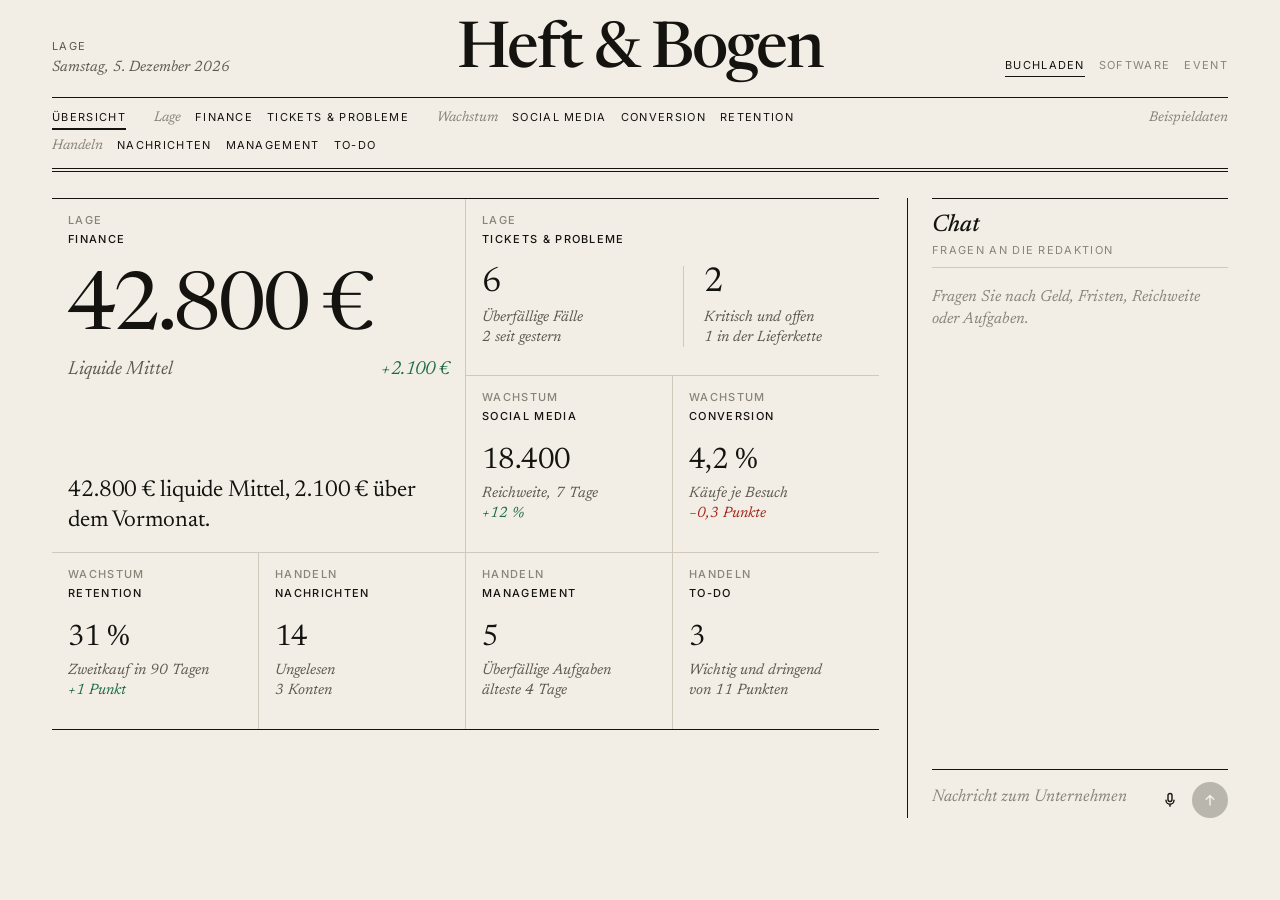
<file: a/index.html>
<!DOCTYPE html>
<html lang="de">
<head>
  <meta charset="utf-8">
  <meta name="viewport" content="width=device-width, initial-scale=1">
  <title>Lage · Zeitung</title>
  <link rel="preconnect" href="https://fonts.googleapis.com">
  <link rel="preconnect" href="https://fonts.gstatic.com" crossorigin>
  <link rel="stylesheet" href="https://fonts.googleapis.com/css2?family=Newsreader:ital,opsz,wght@0,6..72,400;0,6..72,500;1,6..72,400;1,6..72,500&family=Inter:wght@400;500&display=swap">
  <style>
    /* A · Zeitung: newsprint, serif numbers, hairline columns, masthead instead of sidebar */
    :root {
      --bg: #f2eee5;
      --ink: #141310;
      --muted: #5d584f;
      --faint: #8a8378;
      --hair: #cfc8bb;
      --good: #1d6b43;
      --bad: #a3271b;
      --hover: #ebe6db;
      --scrim: rgba(20, 19, 16, 0.3);
      --serif: "Newsreader", Georgia, serif;
      --sans: "Inter", system-ui, -apple-system, sans-serif;
      color-scheme: light;
    }
    /* Nachtausgabe: dark paper, follows the system setting */
    @media (prefers-color-scheme: dark) {
      :root {
        --bg: #191712;
        --ink: #ebe5d6;
        --muted: #aaa293;
        --faint: #7c7568;
        --hair: #3a362e;
        --good: #86c79f;
        --bad: #ee8f80;
        --hover: #211f19;
        --scrim: rgba(0, 0, 0, 0.55);
        color-scheme: dark;
      }
      .dateline::after { content: " · Nachtausgabe"; }
    }

    * { box-sizing: border-box; }
    html, body { margin: 0; min-height: 100%; }
    body {
      font-family: var(--sans);
      color: var(--ink);
      background: var(--bg);
      font-size: 15px;
      line-height: 1.45;
    }
    button, textarea { font: inherit; color: inherit; }
    button, a.nav-btn, a.tile { cursor: pointer; }
    a.nav-btn, a.tile { text-decoration: none; color: inherit; }
    :focus { outline: none; }
    :focus-visible { outline: 2px solid var(--ink); outline-offset: 3px; }
    .sr {
      position: absolute; width: 1px; height: 1px; padding: 0; margin: -1px;
      overflow: hidden; clip: rect(0, 0, 0, 0); border: 0;
    }

    .app { max-width: 1240px; margin: 0 auto; padding: 0 32px 56px; }

    /* masthead */
    .rail {
      display: grid;
      grid-template-columns: 1fr auto;
      align-items: baseline;
      gap: 0 24px;
      padding-top: 22px;
      border-bottom: 4px double var(--ink);
    }
    .brand {
      grid-column: 1 / -1;
      display: grid;
      grid-template-columns: 1fr auto 1fr;
      grid-template-areas: "k n s";
      align-items: end;
      padding-bottom: 14px;
      border-bottom: 1px solid var(--ink);
    }
    .brand-meta { grid-area: k; margin-bottom: 6px; }
    .brand-kicker {
      margin: 0;
      font-size: 11px;
      letter-spacing: 0.12em;
      text-transform: uppercase;
      color: var(--muted);
    }
    .dateline { margin: 4px 0 0; font: italic 400 15px/1.2 var(--serif); color: var(--muted); }
    .brand-name {
      grid-area: n;
      margin: 0;
      font: 500 64px/0.95 var(--serif);
      letter-spacing: -0.03em;
      text-align: center;
    }
    .seg {
      grid-area: s;
      justify-self: end;
      display: flex;
      gap: 14px;
      margin-bottom: 6px;
    }
    .seg button {
      border: 0;
      background: none;
      padding: 0 0 2px;
      font-size: 11px;
      letter-spacing: 0.12em;
      text-transform: uppercase;
      color: var(--faint);
      border-bottom: 1px solid transparent;
    }
    .seg button:hover { color: var(--ink); }
    .seg button[aria-selected="true"] { color: var(--ink); border-bottom-color: var(--ink); }

    nav { display: flex; flex-wrap: wrap; gap: 6px 28px; padding: 10px 0; }
    .group { display: flex; align-items: baseline; gap: 14px; }
    .group-label {
      margin: 0;
      font: italic 400 14px var(--serif);
      color: var(--faint);
    }
    .nav-btn {
      font-size: 11px;
      letter-spacing: 0.12em;
      text-transform: uppercase;
      padding: 2px 0;
      border-bottom: 2px solid transparent;
    }
    .nav-btn:hover { border-bottom-color: var(--hair); }
    .nav-btn[aria-current="page"] { border-bottom-color: var(--ink); }
    .note {
      margin: 0;
      font: italic 400 14px var(--serif);
      color: var(--faint);
    }

    .topbar { display: none; }
    .menu-btn {
      border: 1px solid var(--ink);
      background: none;
      padding: 5px 12px;
      font-size: 11px;
      letter-spacing: 0.12em;
      text-transform: uppercase;
    }
    .stage { padding-top: 26px; }
    .workspace {
      display: grid;
      grid-template-columns: minmax(0, 1fr) 320px;
      align-items: stretch;
    }
    .frame { min-width: 0; padding-right: 28px; border-right: 1px solid var(--ink); }

    /* front page: finance is the lead story */
    .grid {
      display: grid;
      grid-template-columns: repeat(4, minmax(0, 1fr));
      gap: 1px;
      background: var(--hair);
      border-top: 1px solid var(--ink);
      border-bottom: 1px solid var(--ink);
    }
    .tile {
      display: flex;
      flex-direction: column;
      justify-content: flex-start;
      min-height: 176px;
      padding: 14px 16px 16px;
      background: var(--bg);
      transition: background 120ms;
    }
    .tile:hover { background: var(--hover); }
    .tile[href="#finance"] { grid-column: span 2; grid-row: span 2; }
    .tile[href="#tickets"] { grid-column: span 2; }
    .tile-cat {
      font-size: 11px;
      letter-spacing: 0.12em;
      text-transform: uppercase;
      font-weight: 500;
    }
    .tile-group { display: block; margin-bottom: 3px; color: var(--faint); }
    .tile-value {
      display: block;
      margin-top: 22px;
      font: 400 46px/1 var(--serif);
      letter-spacing: -0.02em;
      font-variant-numeric: lining-nums tabular-nums;
    }
    .tile[href="#finance"] .tile-value { font-size: 104px; letter-spacing: -0.04em; }
    .tile-meta {
      display: flex;
      flex-direction: column;
      margin-top: 8px;
      font: italic 400 15px/1.3 var(--serif);
      color: var(--muted);
    }
    .tile[href="#finance"] .tile-meta { flex-direction: row; justify-content: space-between; gap: 12px; font-size: 19px; }
    .tile-meta > span:last-child { white-space: nowrap; }
    .tile-dek {
      display: block;
      max-width: 30ch;
      margin-top: auto;
      padding-top: 22px;
      font: 400 23px/1.3 var(--serif);
      letter-spacing: -0.005em;
    }
    .pair { display: grid; grid-template-columns: 1fr 1fr; gap: 20px; margin-top: 18px; }
    .pair > span + span { border-left: 1px solid var(--hair); padding-left: 20px; }
    .pair .tile-value { margin-top: 0; }
        .up { color: var(--good); }
    .down { color: var(--bad); }

    /* detail page */
    .sheet { border-top: 1px solid var(--ink); padding-top: 14px; }
    .sheet-kicker {
      margin: 0;
      font-size: 11px;
      letter-spacing: 0.12em;
      text-transform: uppercase;
      color: var(--muted);
    }
    .sheet h1 { margin: 8px 0 0; font: 500 52px/1 var(--serif); letter-spacing: -0.025em; }
    .sheet-dek { max-width: 36ch; margin: 14px 0 0; font: italic 400 22px/1.35 var(--serif); color: var(--muted); }
    .sheet-value {
      margin: 28px 0 0;
      font: 400 96px/0.95 var(--serif);
      letter-spacing: -0.04em;
      font-variant-numeric: lining-nums tabular-nums;
    }
    .sheet-metric { margin: 10px 0 0; font: italic 400 19px var(--serif); color: var(--muted); }
    .sheet h2.sheet-kicker { margin: 40px 0 0; }
    .sheet .pair .sheet-value { font-size: 72px; }
    table { width: 100%; margin-top: 20px; border-collapse: collapse; border-top: 1px solid var(--ink); }
    .sheet h2 + table { margin-top: 10px; }
    th {
      text-align: left;
      font-size: 11px;
      font-weight: 500;
      letter-spacing: 0.1em;
      text-transform: uppercase;
      color: var(--faint);
      padding: 10px 0 8px;
      border-bottom: 1px solid var(--hair);
    }
    td {
      padding: 12px 16px 12px 0;
      border-bottom: 1px solid var(--hair);
      vertical-align: top;
      font: 400 18px/1.35 var(--serif);
    }
    td.num, th.num { text-align: right; padding-right: 0; font-variant-numeric: lining-nums tabular-nums; }
    tr:last-child td { border-bottom: 0; }

    /* chat as the letters column */
    .chat-panel {
      display: flex;
      flex-direction: column;
      min-height: 620px;
      padding-left: 24px;
    }
    .chat-head {
      padding-bottom: 10px;
      border-top: 1px solid var(--ink);
      border-bottom: 1px solid var(--hair);
      padding-top: 14px;
      font: italic 500 24px/1 var(--serif);
    }
    .chat-head::after {
      content: "Fragen an die Redaktion";
      display: block;
      margin-top: 6px;
      font: normal 400 11px var(--sans);
      letter-spacing: 0.12em;
      text-transform: uppercase;
      color: var(--faint);
    }
    .thread {
      flex: 1;
      display: flex;
      flex-direction: column;
      gap: 16px;
      overflow: auto;
      padding: 18px 0;
    }
    .thread:empty::before {
      content: "Fragen Sie nach Geld, Fristen, Reichweite oder Aufgaben.";
      font: italic 400 16px/1.4 var(--serif);
      color: var(--faint);
    }
    .msg-user {
      align-self: flex-end;
      max-width: 85%;
      padding: 0 10px 0 0;
      border-right: 2px solid var(--ink);
      font: italic 400 16px/1.4 var(--serif);
      text-align: right;
      color: var(--muted);
    }
    .msg-agent { max-width: 100%; font: 400 18px/1.45 var(--serif); }
    .msg-agent::first-letter { font-size: 1.9em; float: left; line-height: 0.9; padding: 4px 6px 0 0; }

    .composer {
      display: flex;
      align-items: flex-end;
      gap: 4px;
      margin-top: auto;
      border-top: 1px solid var(--ink);
      padding-top: 8px;
    }
    textarea {
      flex: 1;
      border: 0;
      resize: none;
      background: transparent;
      padding: 9px 0;
      line-height: 22px;
      max-height: 110px;
      min-height: 40px;
      font: italic 400 17px/22px var(--serif);
    }
    textarea::placeholder { color: var(--faint); }
    .icon-btn {
      width: 36px; height: 36px; flex: none;
      display: grid; place-items: center;
      border: 0; border-radius: 50%;
      background: transparent;
    }
    .icon-btn:hover { background: var(--hover); }
    .icon-btn[aria-pressed="true"] { background: var(--ink); color: var(--bg); }
    #send { background: var(--ink); color: var(--bg); }
    #send:disabled { opacity: 0.25; }
    .icon-btn svg { width: 16px; height: 16px; display: block; }

    .backdrop { display: none; }

    @media (max-width: 860px) {
      .app { padding: 0 16px 40px; }
      .topbar {
        display: flex;
        align-items: center;
        gap: 14px;
        padding: 14px 0 12px;
        border-bottom: 4px double var(--ink);
      }
      .topbar strong { font: 500 28px/1 var(--serif); letter-spacing: -0.02em; }
      .rail {
        position: fixed;
        top: 0; left: 0; bottom: 0;
        z-index: 4;
        display: flex;
        flex-direction: column;
        gap: 18px;
        width: min(300px, 88vw);
        padding: 22px 18px;
        overflow: auto;
        background: var(--bg);
        border: 0;
        border-right: 1px solid var(--ink);
        transform: translateX(-105%);
        transition: transform 160ms ease;
      }
      .rail.open { transform: none; }
      .brand { display: block; border: 0; padding: 0; }
      .brand-name { font-size: 40px; text-align: left; margin-top: 6px; }
      .seg { justify-self: stretch; justify-content: flex-start; margin-top: 14px; }
      nav { flex-direction: column; gap: 14px; padding: 0; }
      .group { flex-direction: column; gap: 6px; }
      .backdrop.show { display: block; position: fixed; inset: 0; z-index: 3; background: var(--scrim); }
      .stage { padding-top: 18px; }
      .workspace { grid-template-columns: 1fr; }
      .frame { padding-right: 0; border-right: 0; }
      .chat-panel { padding-left: 0; margin-top: 28px; min-height: 480px; }
      .grid { grid-template-columns: repeat(2, minmax(0, 1fr)); border-top: 0; }
      .sheet { border-top: 0; padding-top: 0; }
      .tile-dek { font-size: 19px; padding-top: 14px; }
      .sheet-dek { font-size: 19px; }
      .tile[href="#finance"] { grid-row: auto; }
      .tile { min-height: 140px; }
      .tile-value { font-size: 34px; margin-top: 16px; }
      .tile[href="#finance"] .tile-value { font-size: 64px; }
      .sheet h1 { font-size: 38px; }
      .sheet-value { font-size: 64px; }
      .sheet .pair .sheet-value { font-size: 48px; }
    }
    @media (prefers-reduced-motion: reduce) {
      .rail, .tile { transition: none; }
    }

    /* numbers shrink with their tile instead of breaking */
    .tile { container-type: inline-size; }
    .tile-value { white-space: nowrap; font-size: min(46px, 17cqi); }
    .tile[href="#finance"] .tile-value { font-size: min(104px, 21cqi); }
    .pair .tile-value { font-size: min(46px, 9cqi); }
    .sheet { container-type: inline-size; }
    .sheet-value { white-space: nowrap; font-size: min(96px, 17cqi); }
    .sheet .pair .sheet-value { font-size: min(72px, 8.5cqi); }
  </style>
</head>
<body>
  <div class="app">
    <aside class="rail" id="rail">
      <div class="brand">
        <div class="brand-meta">
          <p class="brand-kicker">Lage</p>
          <p class="dateline" id="dateline"></p>
        </div>
        <p class="brand-name" id="company">Heft &amp; Bogen</p>
        <div class="seg" role="tablist" aria-label="Betrieb">
          <button type="button" role="tab" data-pack="buch" aria-selected="true">Buchladen</button>
          <button type="button" role="tab" data-pack="software" aria-selected="false">Software</button>
          <button type="button" role="tab" data-pack="event" aria-selected="false">Event</button>
        </div>
      </div>
      <nav aria-label="Bereiche">
        <div class="group">
          <a class="nav-btn" href="#home">Übersicht</a>
        </div>
        <div class="group">
          <p class="group-label">Lage</p>
          <a class="nav-btn" href="#finance">Finance</a>
          <a class="nav-btn" href="#tickets">Tickets &amp; Probleme</a>
        </div>
        <div class="group">
          <p class="group-label">Wachstum</p>
          <a class="nav-btn" href="#social">Social Media</a>
          <a class="nav-btn" href="#conversion">Conversion</a>
          <a class="nav-btn" href="#retention">Retention</a>
        </div>
        <div class="group">
          <p class="group-label">Handeln</p>
          <a class="nav-btn" href="#messages">Nachrichten</a>
          <a class="nav-btn" href="#management">Management</a>
          <a class="nav-btn" href="#todo">To-do</a>
        </div>
      </nav>
      <p class="note">Beispieldaten</p>
    </aside>
    <div class="backdrop" id="backdrop"></div>
    <main>
      <div class="topbar">
        <button class="menu-btn" type="button" id="menu">Menü</button>
        <strong id="top-company">Heft &amp; Bogen</strong>
      </div>
      <div class="stage">
        <div class="workspace">
          <div class="frame" id="stage"></div>
          <aside class="chat-panel" aria-label="Chat">
            <div class="chat-head">Chat</div>
            <div class="thread" id="thread" aria-live="polite"></div>
            <form class="composer" id="composer">
            <label class="sr" for="msg">Nachricht</label>
            <textarea id="msg" rows="1" placeholder="Nachricht schreiben"></textarea>
            <button class="icon-btn" type="button" id="mic" aria-label="Mikrofon" aria-pressed="false">
              <svg viewBox="0 0 16 16" aria-hidden="true">
                <rect x="6" y="1.5" width="4" height="8" rx="2" fill="none" stroke="currentColor" stroke-width="1.4"/>
                <path d="M4 8.2a4 4 0 0 0 8 0M8 12.2v2" fill="none" stroke="currentColor" stroke-width="1.4" stroke-linecap="round"/>
              </svg>
            </button>
            <button class="icon-btn" type="submit" id="send" aria-label="Senden" disabled>
              <svg viewBox="0 0 16 16" aria-hidden="true">
                <path d="M8 13V3.5M8 3.5 4.2 7.2M8 3.5l3.8 3.7" fill="none" stroke="currentColor" stroke-width="1.5" stroke-linecap="round" stroke-linejoin="round"/>
              </svg>
            </button>
          </form>
          </aside>
        </div>
      </div>
    </main>
  </div>
  <script>
    const ORDER = ["finance", "tickets", "social", "conversion", "retention", "messages", "management", "todo"];
    const GROUPS = { finance: "Lage", tickets: "Lage", social: "Wachstum", conversion: "Wachstum", retention: "Wachstum", messages: "Handeln", management: "Handeln", todo: "Handeln" };

    function tile(id, category, value, metric, delta, sign, line, also) {
      return { id, category, value, metric, delta, sign, line, also: also || null };
    }
    function sheet(headers, rows, numeric) {
      return { headers, rows, numeric };
    }

    const DATA = {
      buch: {
        company: "Heft & Bogen",
        tiles: {
          finance: tile("finance", "Finance", "42.800 €", "Liquide Mittel", "+2.100 €", "up", "42.800 € liquide Mittel, 2.100 € über dem Vormonat."),
          tickets: tile("tickets", "Tickets & Probleme", "6", "Überfällige Fälle", "2 seit gestern", "", "6 Fälle sind über der Frist. 2 Probleme sind kritisch. Eines ist der fehlende Nachtzug.", { value: "2", metric: "Kritisch und offen", delta: "1 in der Lieferkette", sign: "" }),
          social: tile("social", "Social Media", "18.400", "Reichweite, 7 Tage", "+12 %", "up", "Reichweite der letzten 7 Tage: 18.400, davon 12.100 auf Instagram."),
          conversion: tile("conversion", "Conversion", "4,2 %", "Käufe je Besuch", "−0,3 Punkte", "down", "4,2 % der Besuche wurden ein Kauf. 52 Käufe aus 1.240 Besuchen."),
          retention: tile("retention", "Retention", "31 %", "Zweitkauf in 90 Tagen", "+1 Punkt", "up", "31 % der Käufer haben in 90 Tagen ein zweites Mal gekauft."),
          messages: tile("messages", "Nachrichten", "14", "Ungelesen", "3 Konten", "", "14 Nachrichten sind ungelesen."),
          management: tile("management", "Management", "5", "Überfällige Aufgaben", "älteste 4 Tage", "", "5 delegierte Aufgaben sind über der Frist."),
          todo: tile("todo", "To-do", "3", "Wichtig und dringend", "von 11 Punkten", "", "3 eigene Punkte sind wichtig und dringend.")
        },
        sheets: {
          finance: sheet(["Konto", "Stand"], [["Geschäftskonto", "38.200 €"], ["Kasse", "4.600 €"], ["Lieferanten, fällig in 14 Tagen", "6.400 €"]], [1]),
          tickets: sheet(["Fall", "Frist", "Kanal"], [["Abholung Nachtzug", "2 Tage über", "Laden"], ["Karton Suhrkamp", "1 Tag über", "Verlag"], ["Rechnung Müller", "heute", "Laden"], ["Schulbestellung", "4 Tage über", "Schule"]], []),
          problems: sheet(["Quelle", "Sache"], [["Lieferkette", "Nachtzug, Verlag liefert nicht"], ["Server", "Shop langsam seit 6 Minuten"]], []),
          social: sheet(["Kanal", "Reichweite"], [["Instagram", "12.100"], ["Facebook", "6.300"]], [1]),
          conversion: sheet(["Stufe", "Anzahl"], [["Besuche", "1.240"], ["Reservierungen", "86"], ["Käufe", "52"]], [1]),
          retention: sheet(["Kohorte", "Zweitkauf"], [["Juni", "28 %"], ["Juli", "33 %"], ["August", "31 %"]], [1]),
          messages: sheet(["Konto", "Von", "Inhalt"], [["Laden", "Frau Kehl", "Ist der Nachtzug da?"], ["Verlag", "Suhrkamp", "Neuer Termin 28.10."], ["Intern", "Lena", "Bestand ist geprüft"]], []),
          management: sheet(["Aufgabe", "Person", "Status"], [["Lagermeldung", "Lena", "Ausstehend"], ["Schaufenster", "Tim", "Angefangen"], ["Inventur Krimi", "Lena", "Ausstehend"], ["Kasse zählen", "Tim", "Beendet"]], []),
          todo: sheet(["Feld", "Punkt"], [["Wichtig und dringend", "Verlag anrufen"], ["Wichtig und dringend", "Schulbestellung klären"], ["Wichtig und dringend", "Kassensturz"], ["Wichtig und nicht dringend", "Herbstprogramm"], ["Nicht wichtig und dringend", "Schaufensterfolie"], ["Nicht wichtig und nicht dringend", "Altbestand sichten"]], [])
        }
      },
      software: {
        company: "Nordkap",
        tiles: {
          finance: tile("finance", "Finance", "310.000 €", "Liquide Mittel", "−18.000 €", "down", "310.000 € liquide Mittel, 18.000 € unter dem Vormonat."),
          tickets: tile("tickets", "Tickets & Probleme", "11", "Überfällige Fälle", "4 seit gestern", "", "11 Supportfälle sind über der Antwortfrist. 1 Problem ist kritisch: die API antwortet seit 40 Minuten mit Fehlern.", { value: "1", metric: "Kritisch und offen", delta: "API seit 40 Minuten", sign: "down" }),
          social: tile("social", "Social Media", "62.000", "Reichweite, 7 Tage", "+6 %", "up", "Reichweite der letzten 7 Tage: 62.000, auf der LinkedIn-Seite."),
          conversion: tile("conversion", "Conversion", "17 %", "Test zu zahlend", "+1 Punkt", "up", "17 % der Testkonten wurden zahlend. 31 von 180."),
          retention: tile("retention", "Retention", "94 %", "Noch zahlend nach 90 Tagen", "−1 Punkt", "down", "94 % der zahlenden Kunden zahlen nach 90 Tagen noch."),
          messages: tile("messages", "Nachrichten", "9", "Ungelesen", "3 Konten", "", "9 Nachrichten sind ungelesen."),
          management: tile("management", "Management", "7", "Überfällige Aufgaben", "älteste 6 Tage", "", "7 delegierte Aufgaben sind über der Frist."),
          todo: tile("todo", "To-do", "2", "Wichtig und dringend", "von 8 Punkten", "", "2 eigene Punkte sind wichtig und dringend.")
        },
        sheets: {
          finance: sheet(["Posten", "Betrag"], [["Geschäftskonto", "310.000 €"], ["Löhne, diese Woche", "42.000 €"], ["Hosting, diese Woche", "1.800 €"]], [1]),
          tickets: sheet(["Fall", "Frist", "Kanal"], [["Login, API-Fehler", "3 Stunden über", "Support"], ["Export bricht ab", "1 Tag über", "Support"], ["Rechnung Holm", "heute", "Firma"], ["Testkonto ohne Mail", "2 Tage über", "Support"]], []),
          problems: sheet(["Quelle", "Sache"], [["Produkt", "API antwortet seit 40 Minuten mit Fehlern"]], []),
          social: sheet(["Kanal", "Reichweite"], [["LinkedIn", "62.000"]], [1]),
          conversion: sheet(["Stufe", "Anzahl"], [["Testkonten", "180"], ["Aktiviert", "96"], ["Zahlend", "31"]], [1]),
          retention: sheet(["Kohorte", "Noch zahlend"], [["Juli", "96 %"], ["August", "94 %"], ["September", "94 %"]], [1]),
          messages: sheet(["Konto", "Von", "Inhalt"], [["Support", "Kunde Holm", "Export bricht ab"], ["Firma", "Steuerbüro", "Lohnunterlagen"], ["Intern", "Mira", "Fix liegt auf Staging"]], []),
          management: sheet(["Aufgabe", "Person", "Status"], [["API-Fix", "Mira", "Angefangen"], ["Kundeninfo Holm", "Jonas", "Ausstehend"], ["Lohn freigeben", "Jonas", "Ausstehend"], ["Staging prüfen", "Mira", "Beendet"]], []),
          todo: sheet(["Feld", "Punkt"], [["Wichtig und dringend", "API-Lage entscheiden"], ["Wichtig und dringend", "Lohn freigeben"], ["Wichtig und nicht dringend", "Preisliste Q4"], ["Nicht wichtig und dringend", "Statusseite aktualisieren"]], [])
        }
      },
      event: {
        company: "Atelier Süd",
        tiles: {
          finance: tile("finance", "Finance", "96.500 €", "Liquide Mittel", "+8.400 €", "up", "96.500 € liquide Mittel, 8.400 € über dem Vormonat."),
          tickets: tile("tickets", "Tickets & Probleme", "4", "Überfällige Fälle", "1 seit gestern", "", "4 Rückfragen sind über der Frist. 3 Probleme sind kritisch. Location und Licht betreffen diese Woche.", { value: "3", metric: "Kritisch und offen", delta: "2 betreffen diese Woche", sign: "" }),
          social: tile("social", "Social Media", "41.000", "Reichweite, 7 Tage", "−4 %", "down", "Reichweite der letzten 7 Tage: 41.000."),
          conversion: tile("conversion", "Conversion", "26 %", "Anfrage zu Mandat", "+2 Punkte", "up", "26 % der Anfragen wurden ein Mandat. 5 von 19."),
          retention: tile("retention", "Retention", "48 %", "Folgemandat in 12 Monaten", "+3 Punkte", "up", "48 % der Auftraggeber haben in 12 Monaten ein weiteres Mandat erteilt."),
          messages: tile("messages", "Nachrichten", "22", "Ungelesen", "3 Konten", "", "22 Nachrichten sind ungelesen."),
          management: tile("management", "Management", "8", "Überfällige Aufgaben", "älteste 2 Tage", "", "8 delegierte Aufgaben sind über der Frist."),
          todo: tile("todo", "To-do", "4", "Wichtig und dringend", "von 15 Punkten", "", "4 eigene Punkte sind wichtig und dringend.")
        },
        sheets: {
          finance: sheet(["Posten", "Betrag"], [["Geschäftskonto", "96.500 €"], ["Offene Fremdkosten", "18.200 €"], ["Beauftragtes Honorar", "64.000 €"]], [1]),
          tickets: sheet(["Fall", "Frist", "Kanal"], [["Location Hafen", "1 Tag über", "Auftraggeber"], ["Technikrider Linde", "heute", "Gewerk"], ["Gästeliste Körner", "2 Tage über", "Auftraggeber"], ["Anzahl Scheinwerfer", "heute", "Gewerk"]], []),
          problems: sheet(["Quelle", "Sache"], [["Location", "Hafen sagt Donnerstag ab"], ["Technik", "Licht noch unbestätigt"], ["Personal", "Eine Schicht am Freitag offen"]], []),
          social: sheet(["Kanal", "Reichweite"], [["Instagram", "28.000"], ["LinkedIn", "13.000"]], [1]),
          conversion: sheet(["Stufe", "Anzahl"], [["Anfragen", "19"], ["Angebote", "11"], ["Mandate", "5"]], [1]),
          retention: sheet(["Jahrgang", "Folgemandat"], [["2024", "44 %"], ["2025", "48 %"]], [1]),
          messages: sheet(["Konto", "Von", "Inhalt"], [["Auftraggeber", "Linde", "Rider fehlt noch"], ["Gewerk", "Lichtwerk", "Zwei Scheinwerfer offen"], ["Intern", "Nora", "Schichtplan liegt bereit"]], []),
          management: sheet(["Aufgabe", "Person", "Status"], [["Location ersetzen", "Nora", "Angefangen"], ["Licht bestätigen", "Paul", "Ausstehend"], ["Schicht Freitag", "Nora", "Ausstehend"], ["Rider an Linde", "Paul", "Beendet"]], []),
          todo: sheet(["Feld", "Punkt"], [["Wichtig und dringend", "Location heute entscheiden"], ["Wichtig und dringend", "Licht freigeben"], ["Wichtig und dringend", "Schicht Freitag besetzen"], ["Wichtig und dringend", "Linde den Rider schicken"], ["Wichtig und nicht dringend", "Herbstmappe"]], [])
        }
      }
    };

    let pack = "buch";
    let view = "home";
    const messages = [];

    const stage = document.getElementById("stage");
    const thread = document.getElementById("thread");
    const msg = document.getElementById("msg");
    const sendBtn = document.getElementById("send");
    const rail = document.getElementById("rail");
    const backdrop = document.getElementById("backdrop");
    document.getElementById("dateline").textContent = new Date().toLocaleDateString("de-DE", { weekday: "long", day: "numeric", month: "long", year: "numeric" });

    function esc(value) {
      return String(value).replace(/[&<>"']/g, (ch) => ({ "&": "&amp;", "<": "&lt;", ">": "&gt;", '"': "&quot;", "'": "&#39;" }[ch]));
    }

    function dash() { return DATA[pack]; }

    function heute(d) {
      const todo = d.tiles.todo.value === "1" ? "1 Punkt ist wichtig und dringend." : d.tiles.todo.value + " Punkte sind wichtig und dringend.";
      const tickets = d.tiles.tickets.value === "1" ? "1 Fall ist über der Frist." : d.tiles.tickets.value + " Fälle sind über der Frist.";
      const problems = d.tiles.tickets.also.value === "1" ? "1 Problem ist kritisch." : d.tiles.tickets.also.value + " Probleme sind kritisch.";
      return todo + " " + tickets + " " + problems;
    }

    function answerFor(text) {
      const d = dash();
      const q = text.toLowerCase();
      const hit = (words) => words.some((word) => q.includes(word));
      if (hit(["finanz", "geld", "liquid", "kasse", "konto"])) return d.tiles.finance.line;
      if (hit(["ticket", "fall", "support", "frist", "problem", "störung", "liefer", "server", "api", "location"])) return d.tiles.tickets.line;
      if (hit(["social", "reichweite", "instagram", "linkedin", "facebook"])) return d.tiles.social.line;
      if (hit(["conversion", "abschluss", "kauf", "test", "anfrage", "mandat"])) return d.tiles.conversion.line;
      if (hit(["retention", "bindung", "zweit", "folge"])) return d.tiles.retention.line;
      if (hit(["nachricht", "mail", "ungelesen", "post"])) return d.tiles.messages.line;
      if (hit(["management", "aufgabe", "team", "deleg"])) return d.tiles.management.line;
      if (hit(["todo", "to-do", "eisenhower", "matrix", "wichtig"])) return d.tiles.todo.line;
      if (view !== "home") return d.tiles[view].line;
      return heute(d);
    }

    function renderNav() {
      document.querySelectorAll(".nav-btn").forEach((link) => {
        const id = link.getAttribute("href").slice(1);
        if (id === view) link.setAttribute("aria-current", "page");
        else link.removeAttribute("aria-current");
      });
      document.querySelectorAll("[data-pack]").forEach((button) => {
        button.setAttribute("aria-selected", button.dataset.pack === pack ? "true" : "false");
      });
      document.getElementById("company").textContent = dash().company;
      document.getElementById("top-company").textContent = dash().company;
      const place = view === "home" ? "zum Unternehmen" : "zu " + dash().tiles[view].category;
      msg.placeholder = "Nachricht " + place;
    }

    function metricBlock(item) {
      const sign = item.sign ? " " + item.sign : "";
      return '<span><span class="tile-value">' + esc(item.value) + "</span>" +
        '<span class="tile-meta"><span>' + esc(item.metric) + '</span><span class="' + sign.trim() + '">' + esc(item.delta) + "</span></span></span>";
    }

    function renderTile(item) {
      if (item.also) {
        return '<a class="tile" href="#' + item.id + '">' +
          '<span class="tile-cat"><span class="tile-group">' + esc(GROUPS[item.id]) + "</span>" + esc(item.category) + "</span>" +
          '<span class="pair">' + metricBlock(item) + metricBlock(item.also) + "</span></a>";
      }
      return '<a class="tile" href="#' + item.id + '">' +
        '<span class="tile-cat"><span class="tile-group">' + esc(GROUPS[item.id]) + "</span>" + esc(item.category) + "</span>" +
        metricBlock(item) +
        (item.id === "finance" ? '<span class="tile-dek">' + esc(item.line) + "</span>" : "") +
        "</a>";
    }

    function tableHtml(table) {
      const head = table.headers.map((header, index) => '<th class="' + (table.numeric.includes(index) ? "num" : "") + '">' + esc(header) + "</th>").join("");
      const body = table.rows.map((row) => "<tr>" + row.map((cell, index) => '<td class="' + (table.numeric.includes(index) ? "num" : "") + '">' + esc(cell) + "</td>").join("") + "</tr>").join("");
      return "<table><thead><tr>" + head + "</tr></thead><tbody>" + body + "</tbody></table>";
    }

    function renderSheet(item) {
      const sign = item.sign ? " " + item.sign : "";
      if (item.also) {
        const alsoSign = item.also.sign ? " " + item.also.sign : "";
        return '<article class="sheet"><p class="sheet-kicker">' + esc(GROUPS[item.id]) + "</p><h1>" + esc(item.category) + "</h1>" +
          '<p class="sheet-dek">' + esc(item.line) + "</p>" +
          '<div class="pair"><span><p class="sheet-value">' + esc(item.value) + '</p><p class="sheet-metric">' + esc(item.metric) + ' · <span class="' + sign.trim() + '">' + esc(item.delta) + "</span></p></span>" +
          '<span><p class="sheet-value">' + esc(item.also.value) + '</p><p class="sheet-metric">' + esc(item.also.metric) + ' · <span class="' + alsoSign.trim() + '">' + esc(item.also.delta) + "</span></p></span></div>" +
          "<h2 class=\"sheet-kicker\">Tickets</h2>" + tableHtml(dash().sheets.tickets) +
          "<h2 class=\"sheet-kicker\">Probleme</h2>" + tableHtml(dash().sheets.problems) +
          "</article>";
      }
      return '<article class="sheet"><p class="sheet-kicker">' + esc(GROUPS[item.id]) + "</p><h1>" + esc(item.category) + "</h1>" +
          '<p class="sheet-dek">' + esc(item.line) + "</p>" +
        '<p class="sheet-value">' + esc(item.value) + "</p>" +
        '<p class="sheet-metric">' + esc(item.metric) + ' · <span class="' + sign.trim() + '">' + esc(item.delta) + "</span></p>" +
        tableHtml(dash().sheets[item.id]) + "</article>";
    }

    function renderStage() {
      const d = dash();
      if (view === "home") {
        stage.innerHTML = '<h1 class="sr">Übersicht</h1><div class="grid">' + ORDER.map((id) => renderTile(d.tiles[id])).join("") + "</div>";
      } else {
        stage.innerHTML = renderSheet(d.tiles[view]);
      }
      renderNav();
    }

    function renderThread() {
      thread.innerHTML = messages.map((entry) => '<div class="msg-' + entry.role + '">' + esc(entry.text) + "</div>").join("");
      thread.scrollTop = thread.scrollHeight;
    }

    function applyHash() {
      let id = location.hash.slice(1);
      if (id === "problems") id = "tickets";
      view = id && dash().tiles[id] ? id : "home";
      renderStage();
      closeMenu();
    }

    function closeMenu() {
      rail.classList.remove("open");
      backdrop.classList.remove("show");
    }

    function submitText(text) {
      const trimmed = text.trim();
      if (!trimmed) return;
      messages.push({ role: "user", text: trimmed });
      messages.push({ role: "agent", text: answerFor(trimmed) });
      msg.value = "";
      fit();
      sendBtn.disabled = true;
      renderThread();
    }

    function fit() {
      msg.style.height = "auto";
      msg.style.height = Math.min(msg.scrollHeight, 110) + "px";
    }

    window.addEventListener("hashchange", applyHash);
    document.addEventListener("click", (event) => {
      const packBtn = event.target.closest("[data-pack]");
      if (!packBtn) return;
      pack = packBtn.dataset.pack;
      messages.length = 0;
      renderThread();
      renderStage();
    });

    document.getElementById("menu").addEventListener("click", () => {
      rail.classList.toggle("open");
      backdrop.classList.toggle("show", rail.classList.contains("open"));
    });
    backdrop.addEventListener("click", closeMenu);

    msg.addEventListener("input", () => {
      sendBtn.disabled = msg.value.trim().length === 0;
      fit();
    });
    msg.addEventListener("keydown", (event) => {
      if (event.key === "Enter" && !event.shiftKey) {
        event.preventDefault();
        submitText(msg.value);
      }
    });
    document.getElementById("composer").addEventListener("submit", (event) => {
      event.preventDefault();
      submitText(msg.value);
    });

    const Mic = window.SpeechRecognition || window.webkitSpeechRecognition;
    const micBtn = document.getElementById("mic");
    if (Mic) {
      const rec = new Mic();
      rec.lang = "de-DE";
      rec.onresult = (event) => {
        msg.value = event.results[0][0].transcript;
        sendBtn.disabled = msg.value.trim().length === 0;
        fit();
        micBtn.setAttribute("aria-pressed", "false");
      };
      rec.onend = () => micBtn.setAttribute("aria-pressed", "false");
      micBtn.addEventListener("click", () => {
        if (micBtn.getAttribute("aria-pressed") === "true") {
          rec.stop();
          return;
        }
        micBtn.setAttribute("aria-pressed", "true");
        rec.start();
      });
    } else {
      micBtn.addEventListener("click", () => msg.focus());
    }

    applyHash();
  </script>
</body>
</html>
</file>
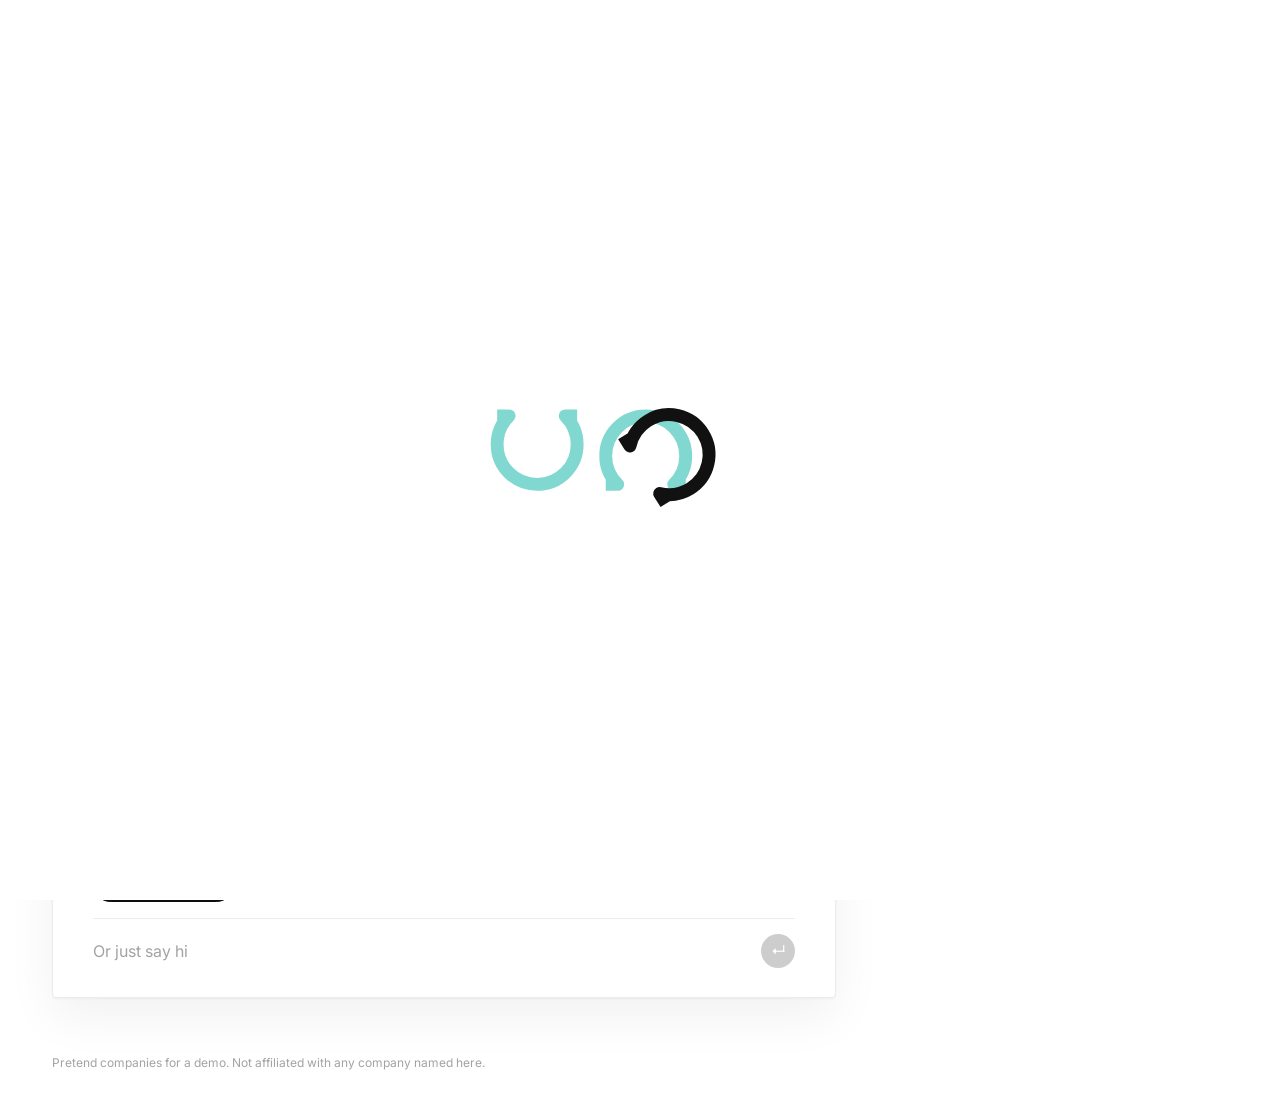
<file: welcome/index.html>
<!DOCTYPE html>
<html lang="en">
<head>
  <meta charset="utf-8">
  <meta name="viewport" content="width=device-width, initial-scale=1">
  <title>unc · Workerbee</title>
  <link rel="preconnect" href="https://fonts.googleapis.com">
  <link rel="preconnect" href="https://fonts.gstatic.com" crossorigin>
  <link rel="stylesheet" href="https://fonts.googleapis.com/css2?family=Instrument+Serif:ital@0;1&family=Inter:wght@400;500;600&display=swap">
  <style>
    :root {
      --paper: #fff;
      --ink: #0d0d0d;
      --muted: #6b6b6b;
      --faint: #a3a3a3;
      --line: #ececec;
      --flash: #f5f5f5;
      --good: #0f766e;
      --serif: "Instrument Serif", Georgia, serif;
      --sans: "Inter", system-ui, -apple-system, sans-serif;
      color-scheme: light;
    }

    * { box-sizing: border-box; }
    html, body { margin: 0; min-height: 100%; }
    body {
      font-family: var(--sans);
      color: var(--ink);
      background: var(--paper);
      font-size: 15px;
      line-height: 1.5;
      -webkit-font-smoothing: antialiased;
    }
    button, input { font: inherit; color: inherit; }
    button { cursor: pointer; }
    a { color: inherit; }
    :focus { outline: none; }
    :focus-visible { outline: 2px solid var(--ink); outline-offset: 2px; border-radius: 6px; }
    .sr {
      position: absolute; width: 1px; height: 1px; padding: 0; margin: -1px;
      overflow: hidden; clip: rect(0, 0, 0, 0); border: 0;
    }

    .top {
      display: flex;
      flex-wrap: wrap;
      align-items: center;
      gap: 14px;
      max-width: 1240px;
      margin: 0 auto;
      padding: 18px 32px;
    }
    .mark { font: italic 400 26px/1 var(--serif); text-decoration: none; }
    .crumb { font-size: 13px; color: var(--muted); }
    .mode { display: flex; gap: 2px; margin-left: auto; padding: 3px; border: 1px solid var(--line); border-radius: 999px; }
    .mode button { white-space: nowrap; border: 0; border-radius: 999px; background: none; padding: 5px 12px; font-size: 13px; color: var(--muted); }
    .mode button[aria-selected="true"] { background: var(--ink); color: var(--paper); }

    .hero { max-width: 1240px; margin: 0 auto; padding: 48px 32px 36px; }
    .hero h1 {
      margin: 0;
      font: 400 clamp(46px, 8.5vw, 112px)/0.95 var(--serif);
      letter-spacing: -0.025em;
    }
    .hero h1 .name { font-style: italic; white-space: nowrap; }
    .caret {
      display: inline-block;
      width: 0.06em;
      height: 0.8em;
      margin-left: 0.04em;
      background: var(--ink);
      vertical-align: -0.04em;
      animation: blink 1s steps(1) infinite;
    }
    .locked .caret { display: none; }
    @keyframes blink { 50% { opacity: 0; } }
    .lede { max-width: 46ch; margin: 22px 0 0; font-size: 17px; color: var(--muted); }

    .desk {
      display: grid;
      grid-template-columns: minmax(0, 1fr) 360px;
      gap: 32px;
      align-items: start;
      max-width: 1240px;
      margin: 0 auto;
      padding: 0 32px 56px;
    }

    /* the white paper */
    .paper {
      display: flex;
      flex-direction: column;
      min-height: 620px;
      padding: 30px 40px 26px;
      background: var(--paper);
      border: 1px solid var(--line);
      border-radius: 4px;
      box-shadow: 0 1px 2px rgba(0, 0, 0, 0.04), 0 18px 50px rgba(0, 0, 0, 0.06);
    }
    .sheet-head {
      display: flex;
      flex-wrap: wrap;
      justify-content: space-between;
      gap: 6px 16px;
      padding-bottom: 14px;
      border-bottom: 1px solid var(--line);
      font-size: 12px;
      color: var(--muted);
    }
    .sheet-head strong { font-weight: 600; color: var(--ink); }
    .log { flex: 1; display: flex; flex-direction: column; gap: 14px; padding: 22px 0 10px; }
    .log:empty::before { content: attr(data-empty); font: italic 400 22px/1.3 var(--serif); color: var(--faint); }
    .bot { max-width: 60ch; font-size: 16px; }
    .bot.big { font: 400 30px/1.15 var(--serif); letter-spacing: -0.01em; }
    .you { align-self: flex-start; padding-left: 14px; border-left: 2px solid var(--ink); font-weight: 500; }

    .chips { display: flex; flex-wrap: wrap; gap: 8px; padding: 6px 0 16px; }
    .chips:empty { padding: 0; }
    .chip {
      border: 1px solid var(--ink);
      border-radius: 999px;
      background: var(--paper);
      padding: 6px 14px;
      font-size: 14px;
    }
    .chip:hover { background: #f5f5f5; }
    .chip[aria-pressed="true"] { background: var(--ink); color: var(--paper); }
    .chip.go { background: var(--ink); color: var(--paper); }

    .line { display: flex; align-items: center; gap: 10px; padding-top: 12px; border-top: 1px solid var(--line); }
    .line input { flex: 1; min-width: 0; border: 0; background: none; padding: 8px 0; font-size: 16px; }
    .line input::placeholder { color: var(--faint); }
    .line button {
      width: 34px; height: 34px; flex: none;
      border: 0; border-radius: 50%;
      background: var(--ink); color: var(--paper);
      font-size: 15px;
    }
    .line button:disabled { opacity: 0.2; cursor: default; }

    /* dashboards at the side */
    .side { position: sticky; top: 20px; display: flex; flex-direction: column; gap: 12px; }
    .side-head { display: flex; justify-content: space-between; font-size: 12px; color: var(--muted); }
    .tile {
      padding: 14px 16px 16px;
      border: 1px solid var(--line);
      border-radius: 10px;
      background: var(--paper);
      transition: background 1.2s ease;
    }
    .tile.flash { background: var(--flash); transition: none; }
    .tile.ghost { border-style: dashed; color: var(--faint); }
    .tile h3 { margin: 0 0 10px; font-size: 11px; font-weight: 600; letter-spacing: 0.08em; text-transform: uppercase; color: var(--muted); }
    .tile.ghost h3 { color: var(--faint); }
    .who { font: 400 30px/1 var(--serif); }
    .who-sub { margin-top: 6px; font-size: 13px; color: var(--muted); }
    .kpis { display: grid; grid-template-columns: 1fr 1fr; gap: 14px 12px; }
    .kpi b { display: block; font-size: 22px; font-weight: 600; letter-spacing: -0.02em; font-variant-numeric: tabular-nums; }
    .kpi span { font-size: 12px; color: var(--muted); }
    .bar { height: 4px; margin: 2px 0 12px; background: var(--line); border-radius: 2px; overflow: hidden; }
    .bar i { display: block; height: 100%; background: var(--ink); transition: width 0.6s ease; }
    ul.check, ul.acc { margin: 0; padding: 0; list-style: none; }
    ul.check li, ul.acc li { display: flex; justify-content: space-between; gap: 10px; padding: 6px 0; border-top: 1px solid var(--line); font-size: 14px; }
    ul.check li:first-child, ul.acc li:first-child { border-top: 0; }
    ul.check li.done span:first-child { color: var(--faint); text-decoration: line-through; }
    ul.check li em, ul.acc li em { font-style: normal; font-size: 12px; color: var(--muted); white-space: nowrap; }
    ul.acc li em.ready { color: var(--good); }
    .people { display: flex; flex-wrap: wrap; gap: 10px; }
    .person { display: flex; align-items: center; gap: 8px; font-size: 13px; }
    .person i {
      width: 30px; height: 30px; flex: none;
      display: grid; place-items: center;
      border-radius: 50%;
      background: var(--ink); color: var(--paper);
      font-style: normal; font-size: 12px; font-weight: 600;
    }

    footer { max-width: 1240px; margin: 0 auto; padding: 0 32px 32px; font-size: 12px; color: var(--faint); }

    @media (max-width: 900px) {
      .top { padding: 14px 16px; }
      .hero { padding: 26px 16px 22px; }
      .lede { font-size: 15px; }
      .desk { grid-template-columns: 1fr; gap: 0; padding: 0 0 32px; }
      /* on phones the dashboards become a strip above the paper */
      .side {
        order: -1;
        position: sticky;
        top: 0;
        z-index: 2;
        flex-direction: row;
        gap: 10px;
        padding: 10px 16px;
        overflow-x: auto;
        background: var(--paper);
        border-bottom: 1px solid var(--line);
        align-items: flex-start;
        scroll-snap-type: x mandatory;
      }
      .side-head { display: none; }
      .tile { flex: none; width: 250px; max-height: 168px; overflow: auto; scroll-snap-align: start; }
      .paper { margin: 16px 16px 0; padding: 22px 18px 18px; min-height: 520px; }
      .bot.big { font-size: 25px; }
      footer { padding: 0 16px 24px; }
    }
    @media (prefers-reduced-motion: reduce) {
      .caret { animation: none; }
      .tile, .bar i { transition: none; }
    }
  </style>
  <link rel="stylesheet" href="../brand.css">
  <script src="../brand.js" defer></script>
</head>
<body data-versions>
  <header class="top">
    <a class="mark" href="../" aria-label="unc"><span class="unc-logo" data-unc="wordmark" style="--unc-h: 22px" aria-hidden="true"></span></a>
    <span class="crumb">onboarding</span>
    <div class="mode" role="tablist" aria-label="Sheet">
      <button type="button" role="tab" data-mode="preset" aria-selected="true">Preset</button>
      <button type="button" role="tab" data-mode="blank" aria-selected="false">Blank</button>
    </div>
    <button class="om-sound" type="button" data-om-sound data-on="Sound on" data-off="Sound off" aria-pressed="false">Sound off</button>
  </header>

  <section class="hero" id="hero">
    <h1>Welcome to <span class="name" id="name"></span><span class="caret" aria-hidden="true"></span></h1>
    <p class="lede">Your first week, set up in one conversation. The sheet talks, the dashboards next to it fill in as you go.</p>
  </section>

  <main class="desk">
    <section class="paper" aria-label="Onboarding sheet">
      <div class="sheet-head"><span><strong id="sheet-title">Onboarding</strong></span><span id="sheet-meta"></span></div>
      <div class="log" id="log" aria-live="polite" data-om-chime=".bot"></div>
      <div class="chips" id="chips"></div>
      <form class="line" id="form">
        <label class="sr" for="input">Your reply</label>
        <input id="input" autocomplete="off" placeholder="Type here">
        <button type="submit" id="send" aria-label="Send" disabled>↵</button>
      </form>
    </section>
    <aside class="side" id="side" aria-label="Your dashboards"></aside>
  </main>

  <footer>Pretend companies for a demo. Not affiliated with any company named here.</footer>

  <script>
    const NAMES = ["Ex-Google", "Ex-Meta", "Ex-OpenAI", "Ex-Stripe", "Ex-Apple", "Ex-Nvidia", "Ex-Airbnb", "Ex-Spotify"];
    const TEAMS = {
      Engineering: {
        kpis: [["12", "open tickets"], ["9", "deploys this week"], ["2", "incidents, 30 days"], ["week 3", "your first on-call"]],
        tools: ["Chat", "Email", "Calendar", "Code repo", "Ticket board"],
        buddy: ["Mira", "backend"], task: "First pull request"
      },
      Sales: {
        kpis: [["214.000 €", "pipeline"], ["6", "demos this week"], ["23 %", "win rate"], ["31", "open deals"]],
        tools: ["Chat", "Email", "Calendar", "CRM", "Call recorder"],
        buddy: ["Jonas", "account exec"], task: "Shadow two demos"
      },
      Design: {
        kpis: [["4", "open reviews"], ["v3.2", "design system"], ["2", "research sessions"], ["18", "screens in flight"]],
        tools: ["Chat", "Email", "Calendar", "Design files", "Research notes"],
        buddy: ["Nora", "product design"], task: "First design crit"
      },
      Ops: {
        kpis: [["17", "open requests"], ["34", "vendors"], ["61 %", "budget used"], ["3", "policies to sign"]],
        tools: ["Chat", "Email", "Calendar", "Finance tool", "Request desk"],
        buddy: ["Paul", "people ops"], task: "Own the request desk for a day"
      }
    };

    const state = { mode: "preset", company: null, name: "", team: "", start: null, tools: [], ready: [], buddy: null, step: "idle" };
    const log = document.getElementById("log");
    const chipsEl = document.getElementById("chips");
    const input = document.getElementById("input");
    const sendBtn = document.getElementById("send");
    const side = document.getElementById("side");
    const nameEl = document.getElementById("name");
    const reduced = matchMedia("(prefers-reduced-motion: reduce)").matches;
    const wait = (ms) => new Promise((r) => setTimeout(r, reduced ? 0 : ms));
    let queue = Promise.resolve();
    let session = 0;

    // --- the hero: type, hold, delete, next name, until someone starts ---
    let cycleIndex = 0;
    let cycling = true;
    async function cycle() {
      while (cycling) {
        const word = NAMES[cycleIndex % NAMES.length];
        for (let i = 1; i <= word.length && cycling; i++) { nameEl.textContent = word.slice(0, i); await wait(70); }
        if (!cycling) break;
        await wait(1600);
        for (let i = word.length; i >= 0 && cycling; i--) { nameEl.textContent = word.slice(0, i); await wait(35); }
        if (cycling) cycleIndex++;
      }
    }
    function lockCompany() {
      if (state.company) return;
      cycling = false;
      state.company = NAMES[cycleIndex % NAMES.length];
      nameEl.textContent = state.company;
      document.getElementById("hero").classList.add("locked");
      document.getElementById("sheet-title").textContent = "Onboarding · " + state.company;
      renderSide(["company"]);
    }
    if (reduced) { nameEl.textContent = NAMES[0]; } else { cycle(); }

    // --- the paper ---
    function esc(v) { return String(v).replace(/[&<>"']/g, (c) => ({ "&": "&amp;", "<": "&lt;", ">": "&gt;", '"': "&quot;", "'": "&#39;" }[c])); }
    function say(text, big) {
      const mine = session;
      queue = queue.then(async () => {
        if (mine !== session) return;
        const p = document.createElement("p");
        p.className = "bot" + (big ? " big" : "");
        log.appendChild(p);
        if (reduced) { p.textContent = text; return; }
        for (let i = 1; i <= text.length; i++) {
          if (mine !== session) return;
          p.textContent = text.slice(0, i);
          await new Promise((r) => setTimeout(r, 12));
        }
        await wait(250);
      });
      return queue;
    }
    function you(text) {
      const p = document.createElement("p");
      p.className = "you";
      p.textContent = text;
      log.appendChild(p);
    }
    function chips(list, multi) {
      chipsEl.innerHTML = "";
      list.forEach((item) => {
        const b = document.createElement("button");
        b.type = "button";
        b.className = "chip" + (item.go ? " go" : "");
        b.textContent = item.label;
        if (multi && !item.go) b.setAttribute("aria-pressed", String(!!item.on));
        b.addEventListener("click", () => item.on !== undefined && !item.go ? (b.setAttribute("aria-pressed", String(b.getAttribute("aria-pressed") !== "true")), item.toggle && item.toggle(b)) : item.pick());
        chipsEl.appendChild(b);
      });
    }
    function clearChips() { chipsEl.innerHTML = ""; }

    // --- dashboards ---
    function day(offset) {
      const d = new Date(state.start);
      d.setDate(d.getDate() + offset);
      return d.toLocaleDateString("en-GB", { weekday: "short", day: "numeric", month: "short" });
    }
    function checklist() {
      const t = TEAMS[state.team];
      const allReady = state.tools.length > 0 && state.ready.length === state.tools.length;
      return [
        ["Laptop pickup", 0, !!state.start],
        ["Accounts set up", 0, allReady],
        ["Coffee with your buddy", 1, !!state.buddy],
        [t ? t.task : "First real task", 2, false],
        ["Week-one retro", 4, false]
      ];
    }
    function hash(s) { let h = 7; for (const c of s) h = (h * 31 + c.charCodeAt(0)) % 9973; return h; }
    function tile(key, title, body, ghost) {
      return '<section class="tile' + (ghost ? " ghost" : "") + '" data-key="' + key + '"><h3>' + esc(title) + "</h3>" + body + "</section>";
    }
    function renderSide(changed) {
      const t = TEAMS[state.team];
      let html = '<div class="side-head"><span>Your dashboards</span><span>' + (state.company ? esc(state.company) : "not started") + "</span></div>";
      html += tile("you", "You",
        '<div class="who">' + esc(state.name || "New hire") + '</div><div class="who-sub">' +
        esc((state.team || "No team yet") + (state.start ? " · starts " + day(0) : "")) + "</div>");
      if (state.company) {
        const h = hash(state.company);
        const base = state.company.replace(/^Ex-/, "");
        html += tile("company", "Company",
          '<div class="kpis"><div class="kpi"><b>' + (24 + h % 90) + ' → ' + (25 + h % 90) + "</b><span>headcount, incl. you</span></div>" +
          '<div class="kpi"><b>' + (12 + h % 19) + " mo</b><span>runway</span></div></div>" +
          '<p class="who-sub">Founded by three people who all left ' + esc(base) + ".</p>");
      }
      html += t
        ? tile("team", state.team, '<div class="kpis">' + t.kpis.map((k) => '<div class="kpi"><b>' + esc(k[0]) + "</b><span>" + esc(k[1]) + "</span></div>").join("") + "</div>")
        : tile("team", "Team dashboard", '<p class="who-sub">Appears once you pick a team.</p>', true);
      if (state.start) {
        const items = checklist();
        const done = items.filter((i) => i[2]).length;
        html += tile("week", "First week · " + done + "/" + items.length,
          '<div class="bar"><i style="width:' + (done / items.length * 100) + '%"></i></div><ul class="check">' +
          items.map((i) => '<li class="' + (i[2] ? "done" : "") + '"><span>' + esc(i[0]) + "</span><em>" + day(i[1]) + "</em></li>").join("") + "</ul>");
      } else {
        html += tile("week", "First week", '<p class="who-sub">Appears once you pick a start date.</p>', true);
      }
      if (state.tools.length) {
        html += tile("accounts", "Accounts · " + state.ready.length + "/" + state.tools.length,
          '<ul class="acc">' + state.tools.map((name) => {
            const ok = state.ready.includes(name);
            return "<li><span>" + esc(name) + '</span><em class="' + (ok ? "ready" : "") + '">' + (ok ? "ready" : "requesting…") + "</em></li>";
          }).join("") + "</ul>");
      }
      if (state.buddy) {
        html += tile("people", "People to meet",
          '<div class="people">' + [state.buddy, ["Lead", state.team.toLowerCase()], ["Founder", "says hi"]].map((p) =>
            '<span class="person"><i>' + esc(p[0].charAt(0)) + "</i><span>" + esc(p[0]) + "<br><small>" + esc(p[1]) + "</small></span></span>").join("") + "</div>");
      }
      side.innerHTML = html;
      (changed || []).forEach((key) => {
        const el = side.querySelector('[data-key="' + key + '"]');
        if (!el) return;
        el.classList.add("flash");
        requestAnimationFrame(() => requestAnimationFrame(() => el.classList.remove("flash")));
        if (matchMedia("(max-width: 900px)").matches) el.scrollIntoView({ behavior: reduced ? "auto" : "smooth", inline: "start", block: "nearest" });
      });
    }

    // --- setters, shared by the preset script and the blank sheet ---
    function setTeam(team) { state.team = team; renderSide(["team", "you", "week"]); }
    function setStart(choice) {
      const d = new Date();
      d.setHours(9, 0, 0, 0);
      if (choice !== "Today") {
        const toMonday = (8 - d.getDay()) % 7 || 7;
        d.setDate(d.getDate() + toMonday + (choice === "Next week" ? 7 : 0));
      }
      state.start = d;
      renderSide(["week", "you"]);
    }
    function setTools(list) {
      state.tools = list;
      state.ready = [];
      renderSide(["accounts"]);
      list.forEach((name, i) => setTimeout(() => {
        state.ready.push(name);
        renderSide(["accounts"].concat(state.ready.length === list.length ? ["week"] : []));
      }, (reduced ? 0 : 700) * (i + 1)));
    }
    function setBuddy() {
      const t = TEAMS[state.team] || TEAMS.Engineering;
      state.buddy = t.buddy;
      renderSide(["people", "week"]);
    }

    // --- the company preset: a short script the people team wrote ---
    function presetIntro() {
      document.getElementById("sheet-meta").textContent = "Preset by the people team";
      log.dataset.empty = "";
      say("This sheet was prepared for you before your first day. Press start when you're ready.");
      chips([{ label: "Start onboarding", go: true, pick: startPreset }]);
      input.placeholder = "Or just say hi";
      state.step = "intro";
    }
    async function startPreset() {
      clearChips();
      lockCompany();
      say("Welcome to " + state.company + ".", true);
      say("I'm unc. I'll set up your first week while we talk. What should we call you?");
      await queue;
      input.placeholder = "Your first name";
      input.focus();
      state.step = "name";
    }
    async function answer(text) {
      if (state.step === "intro") return startPreset();
      if (state.step === "name") {
        state.name = text.split(" ")[0].replace(/^./, (c) => c.toUpperCase());
        renderSide(["you"]);
        say("Nice to meet you, " + state.name + ". Which team are you joining?");
        await queue;
        state.step = "team";
        input.placeholder = "Or type a team";
        return chips(Object.keys(TEAMS).map((team) => ({ label: team, pick: () => pickTeam(team) })));
      }
      if (state.step === "team") {
        const team = Object.keys(TEAMS).find((k) => text.toLowerCase().includes(k.toLowerCase().slice(0, 3)));
        if (team) return pickTeam(team, true);
        return say("I only know four teams so far. Pick one of these.");
      }
      if (state.step === "start") {
        const c = /today/i.test(text) ? "Today" : /next/i.test(text) ? "Next week" : "Monday";
        return pickStart(c, true);
      }
      if (state.step === "buddy") return pickBuddy(!/no|good|nah/i.test(text), true);
      return freeAnswer(text);
    }
    async function pickTeam(team, typed) {
      if (!typed) you(team);
      clearChips();
      setTeam(team);
      say(team + " it is. Your team dashboard is on the side now. When do you start?");
      await queue;
      state.step = "start";
      chips(["Today", "Monday", "Next week"].map((c) => ({ label: c, pick: () => pickStart(c) })));
    }
    async function pickStart(choice, typed) {
      if (!typed) you(choice);
      clearChips();
      setStart(choice);
      say("Done. Your first week starts " + day(0) + ". Which accounts do you need? I picked the usual ones for " + state.team + ".");
      await queue;
      state.step = "tools";
      const picked = new Set(TEAMS[state.team].tools);
      chips(TEAMS[state.team].tools.concat(["Expense app", "VPN"]).map((name) => ({
        label: name, on: picked.has(name),
        toggle: (b) => b.getAttribute("aria-pressed") === "true" ? picked.add(name) : picked.delete(name)
      })).concat([{ label: "Request access", go: true, pick: () => pickTools([...picked]) }]), true);
    }
    async function pickTools(list) {
      you(list.join(", "));
      clearChips();
      setTools(list);
      say("Requesting " + list.length + " accounts. Most of it is ready before your coffee is.");
      say("Last thing: want a buddy for the first week?");
      await queue;
      state.step = "buddy";
      chips([{ label: "Yes please", pick: () => pickBuddy(true) }, { label: "I'm good", pick: () => pickBuddy(false) }]);
    }
    async function pickBuddy(yes, typed) {
      if (!typed) you(yes ? "Yes please" : "I'm good");
      clearChips();
      if (yes) {
        setBuddy();
        say("Meet " + state.buddy[0] + " from " + state.buddy[1] + ". Coffee is booked for " + day(1) + ".");
      }
      say("That's it, " + (state.name || "friend") + ". Everything on the side is yours now. Ask me anything else on this sheet.");
      await queue;
      state.step = "free";
      input.placeholder = "Ask anything";
      chips([{ label: "Open my dashboard", go: true, pick: () => { location.href = "../"; } }, { label: "Start over", pick: reset }]);
    }

    // --- the blank sheet: nothing scripted, the dashboards react to what you say ---
    function blankIntro() {
      document.getElementById("sheet-meta").textContent = "Blank sheet";
      log.dataset.empty = "A blank page. Tell it who you are, your team, when you start, what you need.";
      clearChips();
      input.placeholder = "Write anything";
      state.step = "free";
    }
    function freeAnswer(text) {
      lockCompany();
      const q = text.toLowerCase();
      const team = Object.keys(TEAMS).find((k) => q.includes(k.toLowerCase().slice(0, 4)) || (k === "Engineering" && /engineer|developer|dev\b/.test(q)));
      const named = text.match(/(?:i'm|i am|my name is|call me)\s+([a-zäöüß]+)/i);
      if (named && !/^(in|on|a|the|joining|starting)$/i.test(named[1])) {
        state.name = named[1].replace(/^./, (c) => c.toUpperCase());
        renderSide(["you"]);
      }
      if (team) {
        setTeam(team);
        return say(team + ", noted. Your team dashboard is on the side. When do you start?");
      }
      if (/today|monday|next week|start/.test(q)) {
        setStart(/today/.test(q) ? "Today" : /next/.test(q) ? "Next week" : "Monday");
        return say("Your week starts " + day(0) + ". The plan is on the side.");
      }
      if (/account|tool|access|login|need/.test(q)) {
        setTools((TEAMS[state.team] || TEAMS.Engineering).tools);
        return say("Requesting the usual accounts" + (state.team ? " for " + state.team : "") + ". Watch them turn ready.");
      }
      if (/buddy|meet|who/.test(q)) {
        if (!state.team) setTeam("Engineering");
        setBuddy();
        return say("You'll meet " + state.buddy[0] + " first. Coffee on " + (state.start ? day(1) : "your second day") + ".");
      }
      if (/runway|money|cash|headcount|company/.test(q)) {
        return say(state.company + " is still small enough that everyone knows your name by Friday. The numbers are on the side.");
      }
      if (named) return say("Hi " + state.name + ". Which team are you on?");
      return say("Noted. Try telling me your team, your start day, or which accounts you need.");
    }

    function reset() {
      session++;
      queue = Promise.resolve();
      Object.assign(state, { company: null, name: "", team: "", start: null, tools: [], ready: [], buddy: null, step: "idle" });
      log.innerHTML = "";
      document.getElementById("hero").classList.remove("locked");
      document.getElementById("sheet-title").textContent = "Onboarding";
      cycleIndex++;
      if (!cycling && !reduced) { cycling = true; cycle(); }
      renderSide();
      if (state.mode === "preset") presetIntro(); else blankIntro();
    }

    document.querySelector(".mode").addEventListener("click", (e) => {
      const b = e.target.closest("[data-mode]");
      if (!b || b.dataset.mode === state.mode) return;
      state.mode = b.dataset.mode;
      document.querySelectorAll("[data-mode]").forEach((x) => x.setAttribute("aria-selected", String(x === b)));
      reset();
    });
    input.addEventListener("input", () => { sendBtn.disabled = !input.value.trim(); });
    document.getElementById("form").addEventListener("submit", (e) => {
      e.preventDefault();
      const text = input.value.trim();
      if (!text) return;
      input.value = "";
      sendBtn.disabled = true;
      you(text);
      answer(text);
    });

    renderSide();
    presetIntro();
  </script>
</body>
</html>
</file>
<file: brand.css>
/* unc-Branding für alle Versionen: Logo und Klang-Schalter. Verhalten in brand.js.
   Alles in der Textfarbe der jeweiligen Seite, keine eigene Markenfarbe. */

span.unc-logo {
  display: inline-block;
  margin: 0;
  color: inherit;
  line-height: 0;
  vertical-align: middle;
}
.unc-logo svg { display: block; width: auto; height: var(--unc-h, 1em); }
.unc-breathe { animation: unc-breathe 3.2s ease-in-out 2; }
@keyframes unc-breathe {
  50% { transform: scale(1.08); }
}

.unc-versions {
  display: flex;
  align-items: center;
  gap: 10px;
  padding: 8px 16px;
  background: #111;
  color: #fff;
  border-bottom: 1px solid #2a2a2a;
  font: 500 13px/1.2 system-ui, -apple-system, "Segoe UI", sans-serif;
}
.unc-versions label { opacity: 0.7; }
.unc-versions select {
  padding: 5px 10px;
  border: 0;
  border-radius: 8px;
  background: #fff;
  color: #111;
  font: inherit;
  cursor: pointer;
}
.unc-versions select:focus-visible { outline: 2px solid #fff; outline-offset: 2px; }

/* Ladeanimation (brand.js): das Horn rollt, die Schatten bleiben stehen. Die weiße Decke liegt ab dem
   ersten Bild über der Seite, bis brand.js übernimmt; ohne JavaScript verschwindet sie nach 2,5 s selbst. */
body[data-versions]::before {
  content: "";
  position: fixed;
  inset: 0;
  z-index: 9998;
  background: #fff;
  animation: unc-cover 0s linear 2.5s forwards;
}
html.unc-js body[data-versions]::before { display: none; }
@keyframes unc-cover { to { visibility: hidden; } }
.unc-loader {
  position: fixed;
  inset: 0;
  z-index: 9999;
  display: grid;
  place-items: center;
  background: #fff;
  color: #111;
  cursor: pointer;
  transition: opacity 0.3s ease;
}
.unc-loader svg { width: min(320px, 64vw); height: auto; overflow: visible; }
.unc-shadow { color: #81d8d0; opacity: 0; transition: opacity 0.25s ease, color 0.3s ease; transform-box: fill-box; transform-origin: center; }
.unc-shadow.unc-left { opacity: 1; }
.unc-shadow.unc-ink { color: #111; }
.unc-horn { transition: opacity 0.2s ease; }
.unc-out { opacity: 0; pointer-events: none; }

.om-sound {
  border: 1px solid currentColor;
  border-radius: 999px;
  background: transparent;
  color: inherit;
  padding: 4px 11px;
  font: inherit;
  font-size: 12px;
  white-space: nowrap;
  cursor: pointer;
  opacity: 0.6;
}
.om-sound:hover { opacity: 1; }
.om-sound[aria-pressed="true"] {
  opacity: 1;
  font-weight: 700;
  box-shadow: inset 0 0 0 1px currentColor;
}
.om-foot { display: flex; align-items: center; gap: 12px; }

@media (prefers-reduced-motion: reduce) {
  .unc-breathe { animation: none; }
}
</file>
